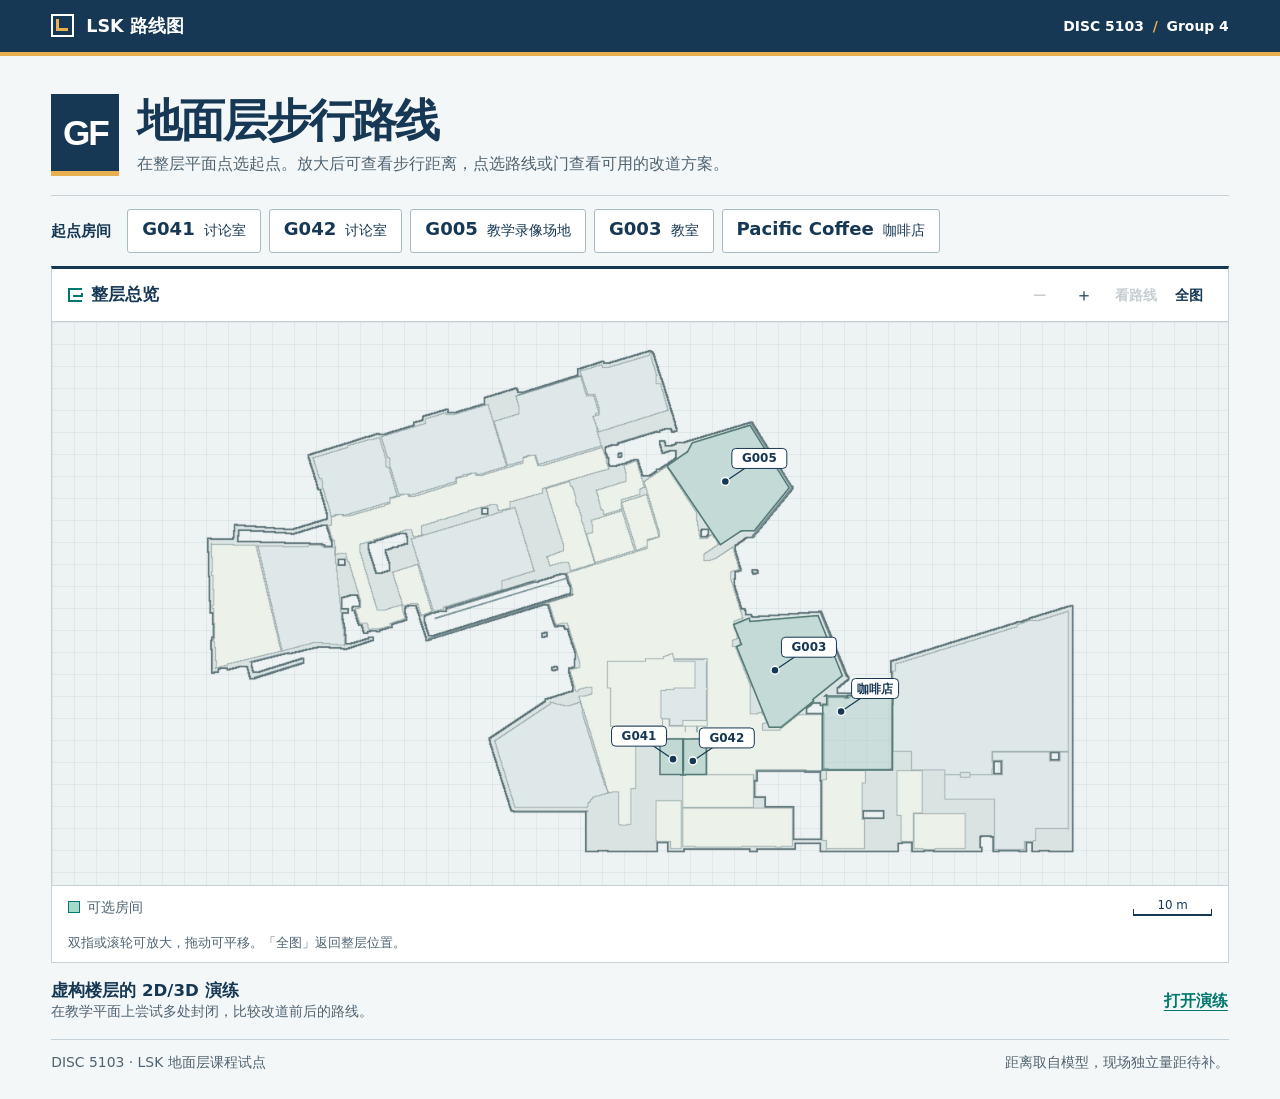
<file: index.html>
<!doctype html>
<html lang="zh-CN"><head><meta charset="utf-8"><meta name="viewport" content="width=device-width,initial-scale=1">
<meta name="theme-color" content="#163854"><meta name="referrer" content="no-referrer">
<meta http-equiv="Content-Security-Policy" content="default-src 'none'; img-src data:; style-src 'unsafe-inline'; script-src 'unsafe-inline'; connect-src 'none'; base-uri 'none'; form-action 'none'">
<title>LSK 地面层路线图 · DISC 5103</title><style>:root{color-scheme:light;--ink:#163854;--paper:#f4f7f8;--teal:#00786c;--amber:#e9b052;--stop:#a63c31;--muted:#4e6371;--rule:#c5d1d7;--sans:Barlow,"Segoe UI","Microsoft YaHei",system-ui,sans-serif;font-family:var(--sans);color:var(--ink);background:var(--paper)}
*{box-sizing:border-box}body{margin:0;font-size:16px;line-height:1.5}h1,h2,p{margin:0}button,input{font:inherit}button,a{-webkit-tap-highlight-color:transparent}button{color:inherit;cursor:pointer}.wrap{width:min(1190px,calc(100% - clamp(24px,8vw,112px)));margin-inline:auto}.site-head{background:var(--ink);color:#fff;border-bottom:4px solid var(--amber)}.mast{min-height:52px;display:flex;align-items:center;justify-content:space-between;gap:12px}.identity{display:flex;gap:12px;align-items:center;color:inherit;text-decoration:none;font-size:1.1rem;font-weight:700}.identity-mark{width:23px;height:23px;border:2px solid #fff;position:relative;display:block}.identity-mark:after{content:"";position:absolute;inset:3px 4px 4px 3px;border:solid var(--amber);border-width:0 0 3px 3px}.mast-credit{font-size:.87rem;font-weight:550}.mast-credit b{color:var(--amber);margin:0 4px}
.page-intro{display:flex;gap:18px;align-items:center;margin:clamp(19px,3vw,40px) 0 19px}.floor-sign{font-family:Barlow,"Arial Narrow",Arial,sans-serif;display:grid;place-items:center;align-self:stretch;min-width:68px;padding-inline:9px;background:var(--ink);color:#fff;border-bottom:5px solid var(--amber);font-weight:700;font-size:2.2rem;line-height:1;letter-spacing:-.065em}.page-intro h1{font-size:clamp(1.75rem,3.5vw,2.85rem);letter-spacing:-.045em;line-height:1.2}.page-intro p{color:var(--muted);margin-top:4px}.room-control{display:flex;align-items:center;gap:16px;border-top:1px solid var(--rule);padding:13px 0}.room-control>span{font-weight:650;white-space:nowrap;font-size:.95rem}.room-control [role=group]{display:flex;gap:8px;flex-wrap:wrap}.room-control button{display:flex;align-items:baseline;gap:9px;background:white;border:1px solid #a8bbc3;border-radius:3px;min-height:44px;padding:7px 14px}.room-control button strong{font:700 1.13rem/1.3 var(--sans);font-variant-numeric:tabular-nums}.room-control button small{font-size:.87rem}.room-control button[aria-pressed=true]{background:var(--teal);color:white;border-color:var(--teal)}.room-control button:hover:not([aria-pressed=true]){border-color:var(--teal);background:#e7f4ef}
.sheet{display:grid;grid-template-columns:minmax(0,1fr) minmax(255px,29%);align-items:start;border:1px solid var(--rule);border-top:3px solid var(--ink);background:#fff}.sheet[hidden],[hidden]{display:none!important}.drawing{min-width:0;border-right:1px solid var(--rule)}.drawing-head{min-height:53px;padding:4px 16px;display:flex;align-items:center;justify-content:space-between;gap:5px;border-bottom:1px solid var(--rule)}.drawing-head>div:first-child,.board-head{display:flex;align-items:center;gap:9px}.drawing-head h2,.board-head h2,.related strong{font-size:1.04rem;line-height:1.3}.small-symbol{width:14px;height:14px;border:2px solid var(--teal);border-right:0;position:relative}.small-symbol:after{content:"";position:absolute;inset:3px -1px 3px 3px;border:solid var(--teal);border-width:0 2px 2px 0}.map-tools{display:flex}.map-tools button{min-width:44px;min-height:44px;background:white;border:0;font-size:1.15rem}.map-tools button:last-child{font-size:.9rem;font-weight:650}.map-tools button:hover{background:#eaf2f4}.map-tools button:disabled{color:#83949e;cursor:default}.map-stage{position:relative;width:100%;height:clamp(350px,42vw,555px);background-color:#edf2f3;background-image:linear-gradient(#526e7414 1px,transparent 1px),linear-gradient(90deg,#526e7414 1px,transparent 1px);background-size:22px 22px}.map-stage svg{position:absolute;inset:0;width:100%;height:100%;display:block;touch-action:pan-y;user-select:none}.map-stage svg [role=button]{cursor:pointer}.floor-chip{font:700 13px var(--sans);fill:white;dominant-baseline:central;text-anchor:middle;pointer-events:none}
.map-key{display:flex;align-items:center;flex-wrap:wrap;gap:8px 18px;min-height:42px;padding:6px 16px;border-top:1px solid var(--rule);font-size:.86rem;color:var(--muted)}.map-key span{display:inline-flex;gap:7px;align-items:center}.map-key i{display:inline-block}.origin-swatch{width:12px;height:12px;border:1px solid var(--teal);background:#a4d9cc}.floor-key-line{height:4px;width:21px;background:var(--teal);border-radius:4px}.end-swatch{height:9px;width:9px;background:var(--ink)}.map-key .scale{margin-left:auto;position:relative;min-width:1px;display:inline-block;text-align:center;line-height:1.3;color:var(--ink);border-bottom:2px solid var(--ink);font-size:.74rem}.scale:before,.scale:after{content:"";position:absolute;bottom:0;height:5px;border-left:1px solid var(--ink)}.scale:before{left:0}.scale:after{right:0}
.board-head{background:var(--ink);color:white;min-height:53px;padding:10px 20px}.route-icon{width:15px;height:14px;display:inline-block;position:relative;border-left:2px solid #fff;border-bottom:2px solid #fff;margin:0 3px}.route-icon:before,.route-icon:after{content:"";position:absolute;width:5px;height:5px;background:var(--amber)}.route-icon:before{top:-2px;left:-3px}.route-icon:after{bottom:-3px;right:-2px}.board-body{padding:18px 20px 12px}.route-mode{color:var(--muted);font-weight:650;font-size:.9rem}.distance{display:flex;gap:8px;align-items:baseline;color:var(--teal);line-height:1;margin:6px 0 18px;font-variant-numeric:tabular-nums}.distance strong{font:650 clamp(2.9rem,5vw,4rem)/1 var(--sans);letter-spacing:-.055em}.distance span{font-size:1.25rem;font-weight:600}
.route-stops>div{display:flex;gap:12px;position:relative;padding-left:2px}.route-stops>div:first-child{padding-bottom:13px}.route-stops>div:first-child:after{content:"";position:absolute;left:6px;top:15px;bottom:-10px;width:2px;background:var(--teal)}.route-stops i{height:10px;width:10px;flex:none;border:2px solid var(--teal);background:#fff;border-radius:50%;margin-top:7px}.route-stops>div:last-child i{border-radius:0;background:var(--teal)}.route-stops small{display:block;font-size:.79rem;color:var(--muted)}.route-stops b{font-weight:650}.route-status,.board-help{font-size:.9rem;line-height:1.5;color:var(--muted)}.route-status{margin-top:15px}.board-tools{border-top:1px solid var(--rule);padding:12px 20px 17px}.board-tools p{margin-bottom:6px}.board-tools button{background:#f3f8f8;border:1px solid #91aab2;border-radius:3px;min-height:44px;padding:6px 14px;font-weight:600}.board-tools button[aria-pressed=true]{background:var(--teal);border-color:var(--teal);color:white}.board-tools [id$="-reset"]{border-color:var(--stop);color:var(--stop);margin-bottom:6px;background:#fff}.board-tools details{margin-top:4px}.board-tools summary{cursor:pointer;min-height:40px;align-content:center;color:var(--ink);font-size:.93rem;font-weight:650}.board-tools input[type=range]{display:block;width:100%;accent-color:var(--teal);min-height:40px}.board-tools label{font-size:.85rem;color:var(--muted)}.board-tools output{font-variant-numeric:tabular-nums}.option-list{display:flex;gap:6px;flex-wrap:wrap}
.related{display:flex;align-items:center;justify-content:space-between;gap:13px;padding:17px 0;border-bottom:1px solid var(--rule)}.related strong,.related span{display:block}.related span,footer{color:var(--muted);font-size:.87rem}.related a{font-weight:650;color:var(--teal);text-underline-offset:4px;padding:9px 1px;white-space:nowrap}footer{display:flex;justify-content:space-between;gap:8px;padding:12px 0 26px}.visually-hidden{position:absolute;width:1px;height:1px;overflow:hidden;clip-path:inset(50%);white-space:nowrap}button:focus-visible,a:focus-visible,summary:focus-visible,input:focus-visible,svg [role=button]:focus-visible{outline:3px solid #9d6211;outline-offset:2px}
@media(max-width:760px){.wrap{width:calc(100% - 24px)}.mast{min-height:44px}.page-intro{gap:12px;margin:17px 0 13px}.floor-sign{min-width:51px;font-size:1.7rem}.page-intro p{font-size:.89rem}.room-control{display:block;padding:8px 0 10px}.room-control>span{display:block;font-size:.84rem;margin-bottom:5px}.room-control [role=group]{gap:5px}.room-control button{gap:4px;padding:5px 8px}.room-control button strong{font-size:1rem}.room-control button small{font-size:.76rem}.sheet{grid-template-columns:minmax(0,1fr)}.drawing{border-right:0}.drawing-head{min-height:44px;padding:0 8px}.map-stage{height:clamp(245px,66vw,380px)}.map-key{gap:5px 11px;padding:5px 10px;min-height:32px;font-size:.79rem}.board-head{min-height:35px;padding:6px 12px}.board-head h2{font-size:.95rem}.board-body{padding:11px 12px;display:grid;grid-template-columns:1fr minmax(0,1.13fr);gap:0 12px;align-items:start}.route-mode{grid-column:1;font-size:.83rem}.distance{grid-column:1;margin:2px 0 5px}.distance strong{font-size:2.6rem}.route-stops{grid-column:2;grid-row:1 / span 2}.route-stops>div:first-child{padding-bottom:4px}.route-stops small,.route-stops b{display:inline}.route-stops small{margin-right:4px}.route-stops b{font-size:.88rem}.route-stops>div{gap:6px}.route-status{grid-column:1/-1;margin-top:5px}.board-tools{padding:8px 12px}.related{align-items:flex-start;padding:13px 0}.related span{font-size:.81rem}footer{display:block}footer span{display:block}.board-help{font-size:.85rem}}
@media(max-width:390px){.room-control button{display:grid;line-height:1.15;gap:1px}.mast-credit{font-size:.76rem}.distance strong{font-size:2.3rem}}
details{margin-top:8px;color:var(--muted);font-size:.87rem}summary{cursor:pointer;min-height:32px;display:list-item;padding-top:5px}details[open] summary{margin-bottom:5px}#floor-range-tools label{display:block;margin-bottom:5px}#floor-range-tools input{width:100%;accent-color:var(--teal);margin:5px 0 9px}.map-tools button:disabled,.board-tools button:disabled{cursor:default;opacity:.45}.option-list{margin-bottom:8px}.option-list button{font-size:.9rem;min-height:44px}
.map-tools #floor-focus,.map-tools #floor-fit{font-size:.85rem;font-weight:650;padding-inline:9px;white-space:nowrap}
.map-tools button,.room-control button,.board-tools button{touch-action:manipulation}
.sheet:not(.route-view){grid-template-columns:minmax(0,1fr)}.sheet:not(.route-view) .drawing{border-right:0}
@media(min-width:761px){
  .sheet:not(.route-view) .route-board{display:grid;grid-template-columns:1fr 1fr;border-top:1px solid var(--rule)}
  .sheet:not(.route-view) .board-head{grid-column:1/-1;min-height:40px}
  .sheet:not(.route-view) .board-tools{border-top:0;border-left:1px solid var(--rule)}
}
.sheet:not(.route-view) #floor-stage{height:clamp(345px,44vw,580px)}
.map-gesture{padding:6px 16px 9px;color:var(--muted);font-size:.8rem}
#floor-stage{height:clamp(455px,67vh,760px)}
#floor-svg{touch-action:none}
@media(max-width:760px){
  #floor-stage{height:clamp(355px,57svh,565px)}
  .sheet:not(.route-view) #floor-stage{height:clamp(230px,77vw,410px)}
  .map-gesture{padding:4px 10px 7px;font-size:.75rem}
  .drawing-head h2{white-space:nowrap}
}
@media(max-width:380px){
  .drawing-head .small-symbol{display:none}
  .drawing-head h2{font-size:.9rem}
  .map-tools #floor-focus,.map-tools #floor-fit{padding-inline:4px}
}
</style></head><body>
<header class="site-head"><div class="wrap mast"><a class="identity" href="#map-title"><span class="identity-mark" aria-hidden="true"></span>LSK 路线图</a>
<span class="mast-credit">DISC 5103 <b>/</b> Group 4</span></div></header>
<main class="wrap"><div class="page-intro">
<div class="floor-sign" aria-label="Ground floor">GF</div>
<div><h1 id="map-title">地面层步行路线</h1><p>在整层平面点选起点。放大后可查看步行距离，点选路线或门查看可用的改道方案。</p></div>
</div>
<div class="room-control"><span id="choose-room-label">起点房间</span><div id="case-rooms" role="group" aria-labelledby="choose-room-label"></div></div>
<section id="floor" class="sheet" aria-label="平面图和路线信息">
  <div class="drawing">
    <div class="drawing-head"><div><span class="small-symbol" aria-hidden="true"></span><h2 id="map-state">整层总览</h2></div>
      <div class="map-tools" role="group" aria-label="地图缩放"><button id="floor-minus" aria-label="缩小地图">−</button><button id="floor-plus" aria-label="放大地图">＋</button><button id="floor-focus" disabled>看路线</button><button id="floor-fit">全图</button></div></div>
    <div id="floor-stage" class="map-stage"><svg id="floor-svg" role="group" aria-label="LSK 地面层步行地图，点房号选择起点"></svg></div>
    <div class="map-key"><span><i class="origin-swatch"></i>可选房间</span><span id="route-legend" hidden><i class="floor-key-line"></i>当前路线</span><span id="end-legend" hidden><i class="end-swatch"></i>终点</span><span id="floor-scale" class="scale" aria-hidden="true" hidden>5 m</span></div>
    <p class="map-gesture">双指或滚轮可放大，拖动可平移。「全图」返回整层位置。</p>
  </div>
  <div id="floor-board" class="route-board" hidden>
    <div class="board-head"><span class="route-icon" aria-hidden="true"></span><h2>路线信息</h2></div>
    <div id="floor-readings" class="board-body" aria-live="polite">
      <p class="route-mode" id="floor-mode"></p><div class="distance"><strong id="floor-distance">—</strong><span>m</span></div>
      <div class="route-stops"><div><i></i><div><small>起点</small><b id="floor-start">—</b></div></div><div><i></i><div><small>终点</small><b id="floor-end">—</b></div></div></div>
      <p id="floor-title" class="visually-hidden"></p><p id="floor-status" class="route-status"></p>
    </div>
    <div id="discussion-actions" class="board-tools"><p class="board-help" id="floor-hint">点选彩色路线或出口可标记不通。</p>
<button id="floor-exit">模拟当前出口暂时不通</button><button id="variant-toggle-door" hidden>模拟当前房门暂时不通</button><button id="floor-reset" hidden>解除标记</button>
<details id="floor-access"><summary>按路线位置标记</summary><div id="floor-rooms" hidden></div><div id="floor-range-tools">
<label for="floor-range">沿路线的位置 <output id="floor-station" for="floor-range"></output></label>
<input type="range" id="floor-range" value="50" min="0" max="100" step="1"><button id="floor-mark">将此处标为不通</button>
</div></details></div>
  </div>
</section>

<nav class="related"><div><strong>虚构楼层的 2D/3D 演练</strong><span>在教学平面上尝试多处封闭，比较改道前后的路线。</span></div><a href="./personal/index.html">打开演练</a></nav>
<footer>DISC 5103 · LSK 地面层课程试点<span>距离取自模型，现场独立量距待补。</span></footer>
<noscript>请启用浏览器的 JavaScript 以显示地图和路线。</noscript></main>
<script id="embedded" type="application/json">{"pilot_map":{"source":"doorway_checked_plan_v1","bounds_m":[-17.293763,-3.669121,13.390499,22.457112],"rooms":[{"room_label":"G041","origin_m":[0.0,0.0],"polygon_m":[[-1.6641,-1.9438],[0.9859,-1.9438],[0.9859,-2.0117],[1.2359,-2.0117],[1.2859,-2.0117],[1.2859,-1.3938],[1.2359,-1.3938],[1.2359,2.5561],[-1.6641,2.5561]]},{"room_label":"G042","origin_m":[2.52442505,-0.22868345],"polygon_m":[[1.3359,2.5561],[1.3359,-1.3938],[1.2859,-1.3938],[1.2859,-2.0117],[1.5859,-2.0117],[1.5859,-1.9438],[4.2359,-1.9438],[4.2359,-1.874],[4.2359,-1.4438],[4.2359,2.5561]]}],"room_walks":{"G041":{"door":[-1.1141404772577177,2.606092744333321],"points":{"A":[-0.047172,0.11034],"B":[-0.630631,1.475112],"p":[0.2511,0.544686],"q":[-0.11055,1.390623],"r":[-0.993267,1.013249],"s":[-0.631617,0.167312]},"links":[["A","B"],["A","p"],["A","q"],["A","r"],["A","s"],["B","p"],["B","q"],["B","r"],["B","s"],["p","q"],["p","r"],["p","s"],["q","r"],["q","s"],["r","s"]]},"G042":{"door":[1.8858595227425707,2.6060927443333126],"points":{"A":[2.498054,-0.111617],"B":[2.156158,1.40616],"p":[2.862316,0.296307],"q":[2.660141,1.193818],"r":[1.723608,0.982853],"s":[1.925783,0.085342]},"links":[["A","B"],["A","p"],["A","q"],["A","r"],["A","s"],["B","p"],["B","q"],["B","r"],["B","s"],["p","q"],["p","r"],["p","s"],["q","r"],["q","s"],["r","s"]]}},"image":"[data-uri]","routes":[{"id":"G041-966576","endpoint_id":"CAMPUS-MAIN","endpoint_label":"主校区侧门","distance_m":27.094386,"xy_m":[[0,0],[-0.897936,2.10037],[-1.11414,2.606093],[-1.11414,3.880219],[-5.5,3.42],[-7.9,3.49],[-9.43,4.6],[-9.9,6.5],[-9.85,7.52],[-9.55,8.75],[-9.65,9.35],[-10.27,10.58],[-11.53,12.55],[-11.479382,13.887893],[-12.066921,13.689908],[-12.332261,13.600495],[-15.627423,12.490112]],"room_label":"G041","room_door_index":2},{"id":"G041-973814","endpoint_id":"CAMPUS-MAIN","endpoint_label":"主校区侧门","distance_m":29.653305,"xy_m":[[0,0],[-0.897936,2.10037],[-1.11414,2.606093],[-1.11414,3.880219],[-5.5,3.42],[-7.9,3.49],[-9.43,4.6],[-9.9,6.5],[-9.85,7.52],[-9.55,8.75],[-9.65,9.35],[-10.27,10.58],[-12.235907,16.454529],[-13.098623,16.107225],[-16.334944,14.804375]],"room_label":"G041","room_door_index":2},{"id":"G041-1037352","endpoint_id":"VESTIBULE-B","endpoint_label":"另一侧门厅","distance_m":31.358505,"xy_m":[[0.0,0.0],[-0.897936,2.10037],[-1.11414,2.606093],[-1.11414,3.880219],[-0.61414,3.880219],[-0.36414,3.431071],[1.88586,3.431071],[3.74,3.43],[5.15,4.04],[6.0,6.1],[5.5,15.85],[6.45,18.48],[7.56,19.3],[8.416568,19.644076],[11.723097,20.806527]],"room_label":"G041","room_door_index":2},{"id":"G041-1038439","endpoint_id":"VESTIBULE-B","endpoint_label":"另一侧门厅","distance_m":33.296138,"xy_m":[[0.0,0.0],[-0.897936,2.10037],[-1.11414,2.606093],[-1.11414,3.880219],[-0.61414,3.880219],[-0.36414,3.431071],[1.88586,3.431071],[3.74,3.43],[5.15,4.04],[6.0,6.1],[5.5,15.85],[5.45,19.7],[6.921261,21.375123],[7.773616,21.747135],[11.010888,23.160048]],"room_label":"G041","room_door_index":2},{"id":"G041-422497","endpoint_id":"DOOR-04","endpoint_label":"4 号门","distance_m":34.624478,"xy_m":[[0.0,0.0],[-0.897936,2.10037],[-1.11414,2.606093],[-1.11414,3.880219],[-0.61414,3.880219],[-0.36414,3.431071],[1.88586,3.431071],[3.74,3.43],[4.4,3.38],[6.4,3.28],[8.65,3.15],[12.12,2.7],[17.1,0.85],[18,-0.34],[18.22,-0.96],[18.2,-1.495431],[18.14,-1.97],[17.93,-6.1],[17.88586,-9.62],[17.88586,-10.468542]],"room_label":"G041","room_door_index":2},{"id":"G042-1037352","endpoint_id":"VESTIBULE-B","endpoint_label":"另一侧门厅","distance_m":27.716868,"xy_m":[[2.524425,-0.228683],[2.006725,2.069538],[1.88586,2.606093],[1.88586,3.431071],[3.74,3.43],[5.15,4.04],[6.0,6.1],[5.5,15.85],[6.45,18.48],[7.56,19.3],[8.416568,19.644076],[11.723097,20.806527]],"room_label":"G042","room_door_index":2},{"id":"G042-1038439","endpoint_id":"VESTIBULE-B","endpoint_label":"另一侧门厅","distance_m":29.654502,"xy_m":[[2.524425,-0.228683],[2.006725,2.069538],[1.88586,2.606093],[1.88586,3.431071],[3.74,3.43],[5.15,4.04],[6.0,6.1],[5.5,15.85],[5.45,19.7],[6.921261,21.375123],[7.773616,21.747135],[11.010888,23.160048]],"room_label":"G042","room_door_index":2},{"id":"G042-966576","endpoint_id":"CAMPUS-MAIN","endpoint_label":"主校区侧门","distance_m":29.980823,"xy_m":[[2.524425,-0.228683],[2.006725,2.069538],[1.88586,2.606093],[1.88586,3.431071],[-0.36414,3.431071],[-0.61414,3.880219],[-1.11414,3.880219],[-5.5,3.42],[-7.9,3.49],[-9.43,4.6],[-9.9,6.5],[-9.85,7.52],[-9.55,8.75],[-9.65,9.35],[-10.27,10.58],[-11.53,12.55],[-11.479382,13.887893],[-12.066921,13.689908],[-12.332261,13.600495],[-15.627423,12.490112]],"room_label":"G042","room_door_index":2},{"id":"G042-422497","endpoint_id":"DOOR-04","endpoint_label":"4 号门","distance_m":30.982841,"xy_m":[[2.524425,-0.228683],[2.006725,2.069538],[1.88586,2.606093],[1.88586,3.431071],[3.74,3.43],[4.4,3.38],[6.4,3.28],[8.65,3.15],[12.12,2.7],[17.1,0.85],[18,-0.34],[18.22,-0.96],[18.2,-1.495431],[18.14,-1.97],[17.93,-6.1],[17.88586,-9.62],[17.88586,-10.468542]],"room_label":"G042","room_door_index":2},{"id":"G042-973814","endpoint_id":"CAMPUS-MAIN","endpoint_label":"主校区侧门","distance_m":32.539742,"xy_m":[[2.524425,-0.228683],[2.006725,2.069538],[1.88586,2.606093],[1.88586,3.431071],[-0.36414,3.431071],[-0.61414,3.880219],[-1.11414,3.880219],[-5.5,3.42],[-7.9,3.49],[-9.43,4.6],[-9.9,6.5],[-9.85,7.52],[-9.55,8.75],[-9.65,9.35],[-10.27,10.58],[-12.235907,16.454529],[-13.098623,16.107225],[-16.334944,14.804375]],"room_label":"G042","room_door_index":2}]},"whole_floor":{"bounds_m":[-60.04535781,-13.11542592,51.57139286,52.77880038],"image":"[data-uri]"},"rooms":[{"room_label":"G041","endpoint_id":"CAMPUS-MAIN","endpoint_label":"主校区侧门","distance_m":27.094386,"alternate":{"endpoint_id":"VESTIBULE-B","endpoint_label":"另一侧门厅","distance_m":31.358505}},{"room_label":"G042","endpoint_id":"VESTIBULE-B","endpoint_label":"另一侧门厅","distance_m":27.716868,"alternate":{"endpoint_id":"CAMPUS-MAIN","endpoint_label":"主校区侧门","distance_m":29.980823}}],"additional_case":{"room_label":"G005","room_name":"教学录像场地","origin_m":[6.66914651,35.40574872],"polygon_m":[[-0.093252,36.425651],[3.159913,31.602769],[3.354504,31.314285],[3.765748,30.704608],[4.043148,30.293356],[5.017325,28.849119],[5.372075,28.323195],[6.037899,27.331986],[8.554929,29.02275],[8.629364,29.07275],[8.787093,29.07275],[8.787093,29.118467],[9.830847,29.118467],[10.207357,29.118467],[10.379546,29.118467],[14.807597,34.586655],[9.812075,42.581162],[2.438518,40.326777],[1.869997,39.257574],[1.779781,39.191726],[1.80966,39.156568],[1.559773,38.988021],[1.536151,39.013902],[0.781478,38.463069],[-0.763757,37.399554],[-0.377268,36.838182]],"bounds_m":[-3.4839056061460063,17.97666648401922,16.455045915186343,44.219274857912865],"field_check_pending":true,"image":"[data-uri]","routes":[{"id":"G005-A","endpoint_id":"VESTIBULE-B","endpoint_label":"另一侧门厅","distance_m":23.028469,"xy_m":[[6.669147,35.405749],[6.162727,28.222184],[5.62331,27.859514],[5.083893,27.496844],[3.43,26.78],[3.19,25.8],[3.38,24.98],[4.62,23.46],[6.35,21.36],[7.66,20.3],[8.416568,19.644076],[11.723097,20.806527]],"variant_label":"房门 A","room_door_xy_m":[5.62331,27.859514]},{"id":"G005-A-north","endpoint_id":"VESTIBULE-B","endpoint_label":"另一侧门厅","distance_m":21.682248,"xy_m":[[6.669147,35.405749],[6.162727,28.222184],[5.62331,27.859514],[5.083893,27.496844],[3.43,26.78],[3.19,25.8],[3.38,24.98],[4.6,23.65],[5.74,22.35],[6.921261,21.375123],[7.773616,21.747135],[11.010888,23.160048]],"variant_label":"房门 A","room_door_xy_m":[5.62331,27.859514]},{"id":"G005-A-main","endpoint_id":"CAMPUS-MAIN","endpoint_label":"主校区侧门","distance_m":34.823925,"xy_m":[[6.669147,35.405749],[6.162727,28.222184],[5.62331,27.859514],[5.083893,27.496844],[2.86,26.4],[-0.8,24.75],[-2.75,22.45],[-4.92,21.55],[-11.479382,13.887893],[-12.066921,13.689908],[-12.332261,13.600495],[-15.627423,12.490112]],"variant_label":"房门 A","room_door_xy_m":[5.62331,27.859514]},{"id":"G005-A-main-north","endpoint_id":"CAMPUS-MAIN","endpoint_label":"主校区侧门","distance_m":33.694644,"xy_m":[[6.669147,35.405749],[6.162727,28.222184],[5.62331,27.859514],[5.083893,27.496844],[2.86,26.4],[-0.8,24.75],[-2.75,22.45],[-4.92,21.55],[-12.235907,16.454529],[-13.098623,16.107225],[-16.334944,14.804375]],"variant_label":"房门 A","room_door_xy_m":[5.62331,27.859514]},{"id":"G005-B","endpoint_id":"VESTIBULE-B","endpoint_label":"另一侧门厅","distance_m":32.142734,"xy_m":[[6.669147,35.405749],[0.076097,37.237738],[-0.459287,36.869141],[-0.994671,36.500544],[-1.83,35.18],[-0.1,31.54],[1.4,28.85],[2.1,26.43],[3.38,24.98],[4.62,23.46],[6.35,21.36],[7.66,20.3],[8.416568,19.644076],[11.723097,20.806527]],"variant_label":"房门 B","room_door_xy_m":[-0.459287,36.869141]},{"id":"G005-B-north","endpoint_id":"VESTIBULE-B","endpoint_label":"另一侧门厅","distance_m":30.796513,"xy_m":[[6.669147,35.405749],[0.076097,37.237738],[-0.459287,36.869141],[-0.994671,36.500544],[-1.83,35.18],[-0.1,31.54],[1.4,28.85],[2.1,26.43],[3.38,24.98],[4.6,23.65],[5.74,22.35],[6.921261,21.375123],[7.773616,21.747135],[11.010888,23.160048]],"variant_label":"房门 B","room_door_xy_m":[-0.459287,36.869141]},{"id":"G005-B-main","endpoint_id":"CAMPUS-MAIN","endpoint_label":"主校区侧门","distance_m":40.044573,"xy_m":[[6.669147,35.405749],[0.076097,37.237738],[-0.459287,36.869141],[-0.994671,36.500544],[-1.83,35.18],[-0.48,30.12],[-0.52,27.35],[-1.4,24.0],[-2.75,22.45],[-4.92,21.55],[-11.479382,13.887893],[-12.066921,13.689908],[-12.332261,13.600495],[-15.627423,12.490112]],"variant_label":"房门 B","room_door_xy_m":[-0.459287,36.869141]},{"id":"G005-B-main-north","endpoint_id":"CAMPUS-MAIN","endpoint_label":"主校区侧门","distance_m":38.915291,"xy_m":[[6.669147,35.405749],[0.076097,37.237738],[-0.459287,36.869141],[-0.994671,36.500544],[-1.83,35.18],[-0.48,30.12],[-0.52,27.35],[-1.4,24.0],[-2.75,22.45],[-4.92,21.55],[-12.235907,16.454529],[-13.098623,16.107225],[-16.334944,14.804375]],"variant_label":"房门 B","room_door_xy_m":[-0.459287,36.869141]}]},"daily_cases":[{"room_label":"G003","room_name":"教室","origin_m":[12.99696,11.339471],"polygon_m":[[12.262985,4.060344],[13.78689,4.060344],[13.831086,4.096133],[15.991506,5.845561],[16.050103,5.89301],[17.940603,7.423867],[17.811884,7.582826],[21.587998,10.640615],[18.485062,18.320822],[9.788464,17.560037],[9.752551,17.970561],[9.693959,17.970561],[9.693361,17.97204],[9.029418,17.703796],[7.719148,17.174428],[7.765956,17.058536],[8.187405,16.015487],[8.430899,15.412835],[8.521299,15.189092],[8.526269,15.176792],[8.531586,15.178417],[8.67751,14.701108],[8.712717,14.715333],[8.750177,14.622614],[8.715099,14.608442],[8.101446,14.360517],[10.124907,9.352135],[10.135285,9.326449],[10.564728,8.263511],[10.723682,7.870075],[11.39697,6.203582],[11.593103,5.718358],[11.967992,4.790475],[11.986441,4.744815],[12.119277,4.416033]],"transition":"ordinary_interior_door","routes":[{"id":"daily-G003","endpoint_id":"VESTIBULE-B","endpoint_label":"另一侧门厅","distance_m":18.435869,"xy_m":[[12.99696,11.339471],[8.499322,16.711555],[7.944351,16.483504],[7.38938,16.255453],[5.72,16.02],[5.68,17.54],[6.45,18.48],[7.56,19.3],[8.416568,19.644076],[11.723097,20.806527]]},{"id":"daily-G003-main","endpoint_id":"CAMPUS-MAIN","endpoint_label":"主校区侧门","distance_m":31.601154,"xy_m":[[12.99696,11.339471],[8.499322,16.711555],[7.944351,16.483504],[7.38938,16.255453],[5.75,16.1],[-6.1,14.55],[-11.479382,13.887893],[-12.066921,13.689908],[-12.332261,13.600495],[-15.627423,12.490112]]},{"id":"daily-G003-04","endpoint_id":"DOOR-04","endpoint_label":"4 号门","distance_m":28.50038,"xy_m":[[12.99696,11.339471],[12.299592,5.437945],[11.743413,5.212856],[11.187234,4.987767],[10.13,4.68],[10.22,3.45],[12.12,2.7],[17.1,0.85],[18,-0.34],[18.22,-0.96],[18.2,-1.495431],[18.14,-1.97],[17.93,-6.1],[17.88586,-9.62],[17.88586,-10.468542]]}]},{"room_label":"Pacific Coffee","room_name":"咖啡店","origin_m":[21.428238,6.071405],"polygon_m":[[22.085817,8.055737],[19.635035,8.055737],[19.362524,8.055737],[19.542979,8.206723],[19.583125,8.206723],[19.583125,7.006723],[19.08586,7.006723],[19.08586,5.756005],[19.02586,5.756005],[19.02586,-1.359774],[19.02586,-1.393795],[19.583125,-1.393795],[19.585859,-1.393797],[24.58586,-1.393795],[25.53586,-1.39379],[26.53586,-1.393795],[27.53586,-1.393797],[27.983125,-1.393797],[27.98586,-1.393797],[27.98586,0.956139],[27.98586,7.005989],[28.03586,7.005989],[28.03586,8.155722],[22.235817,8.155722],[22.235817,8.130737],[22.235817,7.905729],[22.085817,7.905729]],"transition":"open_room_separation","routes":[{"id":"daily-coffee","endpoint_id":"VESTIBULE-B","endpoint_label":"另一侧门厅","distance_m":36.761722,"xy_m":[[21.428238,6.071405],[19.70586,3.2],[19.02586,3.2],[18.34586,3.2],[11.95,2.95],[8.65,3.15],[7.35,4.35],[6.0,6.1],[5.5,15.85],[6.45,18.48],[7.56,19.3],[8.416568,19.644076],[11.723097,20.806527]]},{"id":"daily-coffee-main","endpoint_id":"CAMPUS-MAIN","endpoint_label":"主校区侧门","distance_m":47.437485,"xy_m":[[21.428238,6.071405],[19.70586,3.2],[19.02586,3.2],[18.34586,3.2],[11.95,2.95],[8.65,3.15],[6.4,3.28],[4.4,3.38],[3.74,3.43],[1.88586,3.431071],[-0.36414,3.431071],[-0.61414,3.880219],[-1.11414,3.880219],[-5.5,3.42],[-7.9,3.49],[-9.43,4.6],[-9.9,6.5],[-9.85,7.52],[-9.55,8.75],[-9.65,9.35],[-10.27,10.58],[-11.53,12.55],[-11.479382,13.887893],[-12.066921,13.689908],[-12.332261,13.600495],[-15.627423,12.490112]]},{"id":"daily-coffee-04","endpoint_id":"DOOR-04","endpoint_label":"4 号门","distance_m":17.278409,"xy_m":[[21.428238,6.071405],[19.38,1.04],[19.02586,0.28],[18.79,-0.24],[18.22,-0.96],[18.2,-1.495431],[18.14,-1.97],[17.93,-6.1],[17.88586,-9.62],[17.88586,-10.468542]]}]}]}</script><script>(() => {
  "use strict";
  const $ = id => document.getElementById(id);
  const ns = "http://www.w3.org/2000/svg";
  const radius = 0.35;  // One simulated non-traversable patch, in model metres.
  const palette = {route:"#00786c", alternate:"#2459a4", room:"#196c64", block:"#a63c31", ink:"#163854"};
  const metres = v => v.toFixed(2) + " m";
  const gap = (p,q) => Math.hypot(p[0]-q[0],p[1]-q[1]);
  const finitePoint = p => Array.isArray(p) && p.length===2 && p.every(Number.isFinite);
  function project(p,a,b) {
    const dx=b[0]-a[0],dy=b[1]-a[1],square=dx*dx+dy*dy;
    const t=square ? Math.max(0,Math.min(1,((p[0]-a[0])*dx+(p[1]-a[1])*dy)/square)) : 0;
    return [a[0]+t*dx,a[1]+t*dy];
  }
  function closest(p,line) {
    let q=line[0], distance=Infinity;
    for (let i=1;i<line.length;i++) {
      const pick=project(p,line[i-1],line[i]),d=gap(p,pick);
      if(d<distance){q=pick;distance=d;}
    }
    return {xy:q,distance};
  }
  function along(line,fraction) {
    const lengths=line.slice(1).map((p,i)=>gap(p,line[i]));
    let remaining=lengths.reduce((a,b)=>a+b,0)*fraction;
    for(let i=0;i<lengths.length;i++) {
      if(remaining<=lengths[i] && lengths[i]>0) {
        const t=remaining/lengths[i];
        return line[i].map((v,j)=>v+(line[i+1][j]-v)*t);
      }
      remaining-=lengths[i];
    }
    return line[line.length-1];
  }
  function allowed(route,block) {
    if (!block) return true;
    if (block.kind==="door") return route.endpoint_id!==block.endpoint_id;
    if (block.kind==="roomDoor") return route.variant_label !== block.roomDoor;
    return closest(block.xy,route.xy_m).distance > radius + .001;
  }
  function nearestReviewed(routes, block = null, indoor, polygon) {
    const options = routes.map(route => allowed(route, block) ? route : roomDetour(route,block,indoor,polygon));
    return options.filter(Boolean).sort((a,b) => a.distance_m - b.distance_m)[0] || null;
  }
  function inside(p,polygon) {
    let contained=false;
    for(let i=0,j=polygon.length-1;i<polygon.length;j=i++){
      const a=polygon[i],b=polygon[j];
      if((a[1]>p[1])!==(b[1]>p[1]) && p[0]<(b[0]-a[0])*(p[1]-a[1])/(b[1]-a[1])+a[0])contained=!contained;
    }
    return contained;
  }
  function roomDetour(route,block,walk,polygon) {
    const doorIndex = route.room_door_index ?? 1;
    if(!walk||block?.kind!=="point"||!inside(block.xy,polygon) || gap(route.xy_m[doorIndex],walk.door)>.04)return null;
    const points=walk.points,waiting=new Set(Object.keys(points)),dist={A:0},parent={};
    while(waiting.size){
      let u=null;
      for(const v of waiting)if(v in dist&&(u===null||dist[v]<dist[u]))u=v;
      if(u===null||u==="B")break;
      waiting.delete(u);
      for(const [i,j] of walk.links){
        const v=i===u?j:j===u?i:null;
        if(!waiting.has(v)||closest(block.xy,[points[u],points[v]]).distance<=radius+.001)continue;
        const candidate=dist[u]+gap(points[u],points[v]);
        if(!(v in dist)||candidate<dist[v]){dist[v]=candidate;parent[v]=u;}
      }
    }
    if(!("B" in dist))return null;
    const interior=[];
    for(let v="B";v;v=parent[v])interior.unshift(points[v]);
    const line=[route.xy_m[0],...interior,...route.xy_m.slice(doorIndex)];
    if(closest(block.xy,line).distance<=radius+.001)return null;
    const length=line.slice(1).reduce((d,p,i)=>d+gap(line[i],p),0);
    return {...route,xy_m:line,distance_m:length,local_detour:true};
  }
  function choose(map, room, block = null) {
    const label = typeof room === "string" ? room : room?.room_label;
    const area = map?.rooms.find(candidate => candidate.room_label === label);
    if (!area) return null;
    return nearestReviewed(map.routes.filter(route => route.room_label === label), block, map.room_walks?.[label], area.polygon_m);
  }
  window.pilotWalk = {choose, nearestReviewed, closest, along, radius};
  function svgNode(tag,attrs={},text) {
    const n=document.createElementNS(ns,tag);
    Object.entries(attrs).forEach(([k,v])=>n.setAttribute(k,String(v)));
    if(text!==undefined) n.textContent=text;
    return n;
  }
  function button(node,name,onClick) {
    node.setAttribute("role","button");node.setAttribute("tabindex","0");node.setAttribute("aria-label",name);
    node.addEventListener("click",onClick);
    node.addEventListener("keydown",e=>{if(e.key==="Enter"||e.key===" "){e.preventDefault();onClick(e);}});
    return node;
  }
  function usable(map,rooms) {
    if (!map || map.source!=="doorway_checked_plan_v1" || !Array.isArray(map.bounds_m) || map.bounds_m.length!==4 || !map.bounds_m.every(Number.isFinite) ||
        map.bounds_m[2]<=map.bounds_m[0] || map.bounds_m[3]<=map.bounds_m[1] || typeof map.image!=="string" ||
        !/^data:image\/png;base64,[A-Za-z0-9+/=]+$/.test(map.image) || !Array.isArray(map.rooms) || map.rooms.length!==2 ||
        !Array.isArray(map.routes) || map.routes.length!==4) return false;
    return map.rooms.every(r=>{
      if(!r||typeof r.room_label!=="string")return false;
      const ref=rooms.find(other=>other.room_label===r.room_label);
      const routes=map.routes.filter(v=>v?.room_label===r.room_label);
      const walk=map.room_walks?.[r.room_label];
      if(walk && (!finitePoint(walk.door)||!walk.points||!finitePoint(walk.points.A)||!finitePoint(walk.points.B)||
        Object.keys(walk.points).length>20||!Array.isArray(walk.links)||walk.links.length>100||
        !walk.links.every(pair=>Array.isArray(pair)&&pair.length===2&&pair.every(k=>Object.hasOwn(walk.points,k)&&finitePoint(walk.points[k])))))return false;
      return ref?.alternate && finitePoint(r.origin_m) && Array.isArray(r.polygon_m) && r.polygon_m.length>=3 && r.polygon_m.length<=2000 &&
        r.polygon_m.every(finitePoint) && [ref,ref.alternate].every(target=>routes.some(path=>
          path.endpoint_id===target.endpoint_id && Math.abs(path.distance_m-target.distance_m)<.011 &&
          Array.isArray(path.xy_m) && path.xy_m.length>=2 && path.xy_m.length<=2000 && path.xy_m.every(finitePoint) &&
          gap(path.xy_m[0],r.origin_m)<.06));
    });
  }
  window.createPilotPlan = function(onSelect,onChange) {
    const panel=$("floor"),svg=$("floor-svg");
    let map=null,rooms=[],room=null,outside=null,active=null,block=null,zoom=1,pan=[0,0],drag=null,ignoreClick=false;
    let transform=null;
    function label(route) {
      const item=room.endpoint_id===route.endpoint_id?room:room.alternate;
      return item.endpoint_label || item.endpoint_id;
    }
    function sync(next) {
      block=next;
      active=choose(map,room,block);
      onChange({blocked:Boolean(block),route:active,unknown:!!room&&!active,alternate:!!active&&active.endpoint_id!==room.endpoint_id});
      draw();
    }
    function setRoom(ref) {
      if(room?.room_label!==ref?.room_label){zoom=1;pan=[0,0];}
      room=map && ref && map.rooms.some(r=>r.room_label===ref.room_label) ? ref : null;
      outside=ref&&!room?ref:null;
      block=null;active=choose(map,room);
      $("floor-range").value=50;
      draw();
    }
    function load(d) {
      rooms=d.rooms;
      map=usable(d.pilot_map,rooms)?d.pilot_map:null;
      zoom=1;pan=[0,0];room=null;outside=null;block=null;active=null;
      panel.hidden=!map;
      $("floor-rooms").replaceChildren();
      if(!map)return;
      const [x0,y0,x1,y1]=map.bounds_m;
      $("floor-stage").style.setProperty("--plan-aspect",String((x1-x0)/(y1-y0)));
      for(const r of map.rooms) {
        const b=document.createElement("button");b.type="button";b.textContent=r.room_label;
        b.onclick=()=>onSelect(r.room_label);$("floor-rooms").append(b);
      }
      draw();
    }
    function addPath(fragment,route,color,ghost=false) {
      const pts=route.xy_m.map(transform.screen).map(p=>p.join(",")).join(" ");
      const attrs={points:pts,fill:"none","stroke-linecap":"round","stroke-linejoin":"round","pointer-events":"none"};
      if(ghost) {
        fragment.append(svgNode("polyline",{...attrs,stroke:"#6b7881","stroke-width":2.5,"stroke-dasharray":"5 6",opacity:.78}));
        return;
      }
      fragment.append(svgNode("polyline",{...attrs,stroke:"white","stroke-width":8}),
        svgNode("polyline",{...attrs,stroke:color,"stroke-width":4.5,"data-active-path":route.endpoint_id}));
      const hit=svgNode("polyline",{points:pts,fill:"none",stroke:"transparent","stroke-width":19,"pointer-events":"stroke",
        "aria-label":"在当前路线上点选不通位置",style:"cursor:crosshair","data-route-hit":"true"});
      hit.addEventListener("click",e=>{
        if(ignoreClick)return;
        const rect=svg.getBoundingClientRect(),p=transform.world([e.clientX-rect.left,e.clientY-rect.top]);
        sync({kind:"point",xy:closest(p,route.xy_m).xy});
      });
      fragment.append(hit);
      const start=transform.screen(route.xy_m[0]),end=transform.screen(route.xy_m.at(-1));
      fragment.append(svgNode("circle",{cx:start[0],cy:start[1],r:5.5,fill:color,stroke:"white","stroke-width":2,"pointer-events":"none"}));
      const marker=svgNode("g",{"data-map-exit":route.endpoint_id});
      const endpointName=label(route),labelWidth=Math.max(46,endpointName.length*13+12);
      const labelX=Math.max(3,Math.min(svg.clientWidth-labelWidth-3,end[0]-labelWidth/2));
      const labelY=end[1]>28?end[1]-26:end[1]+10;
      marker.append(svgNode("rect",{x:end[0]-14,y:end[1]-14,width:28,height:28,fill:"transparent"}),
        svgNode("rect",{x:labelX,y:labelY,width:labelWidth,height:17,rx:4,fill:"white","fill-opacity":.95,stroke:color,"stroke-width":1}),
        svgNode("text",{x:labelX+labelWidth/2,y:labelY+9,"dominant-baseline":"central","text-anchor":"middle","font-size":12,fill:color,"font-weight":700},endpointName),
        svgNode("rect",{x:end[0]-6.5,y:end[1]-6.5,width:13,height:13,rx:2,fill:color,stroke:"white","stroke-width":2}));
      fragment.append(button(marker,"标记出口暂时不通："+label(route),()=>{if(!ignoreClick)sync({kind:"door",endpoint_id:route.endpoint_id,xy:route.xy_m.at(-1)});}));
    }
    function draw() {
      if (!map || panel.hidden) return;
      const rect=svg.getBoundingClientRect(),w=rect.width,h=rect.height;
      if(!w||!h)return;
      const [xmin,ymin,xmax,ymax]=map.bounds_m, dx=xmax-xmin,dy=ymax-ymin;
      const s=Math.min((w-22)/dx,(h-22)/dy)*zoom;
      const scaleBar=$("floor-scale");
      if(scaleBar){const metres=5*s>w*.25?2:5;scaleBar.style.width=(metres*s)+"px";scaleBar.textContent=metres+" m";scaleBar.hidden=false;}
      const cx=(xmin+xmax)/2,cy=(ymin+ymax)/2;
      const screen=([x,y])=>[w/2+pan[0]+(x-cx)*s,h/2+pan[1]-(y-cy)*s];
      const world=([x,y])=>[cx+(x-w/2-pan[0])/s,cy-(y-h/2-pan[1])/s];
      transform={screen,world};
      svg.setAttribute("viewBox",[0,0,w,h].join(" "));
      svg.style.touchAction=zoom>1?"none":"pan-y";
      const f=document.createDocumentFragment(), corner=screen([xmin,ymax]);
      f.append(svgNode("image",{href:map.image,x:corner[0],y:corner[1],width:dx*s,height:dy*s,preserveAspectRatio:"none","pointer-events":"none"}));
      const ordered=map.rooms.slice().sort((a,b)=>a.origin_m[0]-b.origin_m[0]);
      for(const r of ordered) {
        const selected=r.room_label===room?.room_label;
        const polygon=svgNode("polygon",{points:r.polygon_m.map(screen).map(p=>p.join(",")).join(" "),fill:selected?"#72c397":"#b5ddc4","fill-opacity":selected ? .72 : .58,stroke:palette.room,"stroke-width":selected?2.8:1.6,"data-room-map":r.room_label,"aria-pressed":String(selected)});
        f.append(button(polygon,"选择房间 "+r.room_label,()=>{if(!ignoreClick)onSelect(r.room_label);}));
      }
      const changed=active && (active.local_detour || active.endpoint_id!==room.endpoint_id);
      panel.querySelector(".floor-key-line").style.background=changed?palette.alternate:palette.route;
      if(changed&&block)addPath(f,choose(map,room),null,true);
      if(active)addPath(f,active,changed?palette.alternate:palette.route);
      if(block) {
        const [x,y]=screen(block.xy),g=svgNode("g",{"data-closure":block.kind,"pointer-events":"none"});
        if(block.kind==="point")g.append(svgNode("circle",{cx:x,cy:y,r:radius*s,stroke:palette.block,fill:"#f5a38b","fill-opacity":.38,"stroke-width":1.5}));
        g.append(svgNode("circle",{cx:x,cy:y,r:8.5,fill:palette.block,stroke:"white","stroke-width":1.5}),
          svgNode("path",{d:"M "+(x-3.4)+" "+(y-3.4)+" l 6.8 6.8 m -6.8 0 l 6.8 -6.8",stroke:"white","stroke-width":1.8}));
        f.append(g);
      }
      for(const [i,r] of ordered.entries()) {
        const [x,y]=screen(r.origin_m),side=i===0?-1:1;
        const lx=Math.max(28,Math.min(w-28,x+side*32)),ly=Math.max(15,Math.min(h-15,y-24+i*4));
        const g=svgNode("g",{"data-room-label":r.room_label});
        g.append(svgNode("line",{x1:x,y1:y,x2:lx,y2:ly,stroke:palette.room,"stroke-width":1,"pointer-events":"none"}),
          svgNode("rect",{x:lx-26,y:ly-15,width:52,height:30,rx:7,fill:"transparent"}),
          svgNode("rect",{x:lx-23,y:ly-10,width:46,height:20,rx:5,fill:r.room_label===room?.room_label?"#123f32":"#37725b",stroke:"white","stroke-width":1.3}),
          svgNode("text",{x:lx,y:ly,class:"floor-chip"},r.room_label));
        f.append(button(g,"切换起点 "+r.room_label,()=>{if(!ignoreClick)onSelect(r.room_label);}));
      }
      svg.replaceChildren(f);
      $("floor-minus").disabled=zoom<=1;$("floor-plus").disabled=zoom>=3;
      $("floor-range-tools").hidden=!active;$("floor-reset").hidden=!block;
      $("floor-hint").textContent=room?"点另一间房可更换起点；点彩色路线或出口可标记不通。":"点图中填色房间或房号选择起点。";
      $("floor-title").textContent=active?room.room_label+" → "+label(active)+" · "+metres(active.distance_m):room?room.room_label+" · 该位置的绕行待核":"请选择起点";
      if(!room) $("floor-status").textContent="显示两间试点房间的实际 Revit 平面。";
      else if(!active) $("floor-status").textContent="该房间的两条已核路线均经过标记范围。解除标记可恢复常态路线。";
      else if(block && !changed) $("floor-status").textContent="该标记未影响常态路线，仍可走原路线。";
      else if(block) $("floor-status").textContent=(block.kind==="point"?(active.local_detour?"已绕开房间内的模拟占位。":"已避开这处直径 0.70 m 的模拟占位。"):"已改走另一个出口。")+
        "原路线 "+metres(room.distance_m)+"，变化 "+(active.distance_m>=room.distance_m?"+":"")+metres(active.distance_m-room.distance_m)+"。虚线表示原路线。";
      else $("floor-status").textContent="显示两个已核门厅方案中较短的一条。方块是门槛，圆点是起点。";
      if(outside){$("floor-title").textContent=outside.room_label+" · 结果见下方";$("floor-status").textContent="本图覆盖两个试点房间。点图中的房间可切换起点。";}
      updateStation();
    }
    function updateStation(){if(active)$("floor-station").textContent=metres(active.distance_m*Number($("floor-range").value)/100);}
    function setZoom(value){
      const previous=zoom;zoom=Math.min(3,Math.max(1,value));
      if(zoom===1)pan=[0,0];else pan=pan.map(x=>x*(zoom/previous));draw();
    }
    $("floor-plus").onclick=()=>setZoom(zoom*1.5);$("floor-minus").onclick=()=>setZoom(zoom/1.5);$("floor-fit").onclick=()=>setZoom(1);
    $("floor-reset").onclick=()=>sync(null);$("floor-range").oninput=updateStation;
    $("floor-mark").onclick=()=>{if(active)sync({kind:"point",xy:along(active.xy_m,Number($("floor-range").value)/100)});};
    svg.addEventListener("pointerdown",e=>{ignoreClick=false;if(zoom>1&&e.button===0)drag={id:e.pointerId,x:e.clientX,y:e.clientY,pan:pan.slice()};});
    svg.addEventListener("pointermove",e=>{
      if(!drag||e.pointerId!==drag.id)return;
      const dx=e.clientX-drag.x,dy=e.clientY-drag.y;
      if(Math.hypot(dx,dy)>5||ignoreClick){ignoreClick=true;svg.setPointerCapture(e.pointerId);
        const rect=svg.getBoundingClientRect();
        pan=[Math.max(-rect.width*(zoom-.5)/2,Math.min(rect.width*(zoom-.5)/2,drag.pan[0]+dx)),Math.max(-rect.height*(zoom-.5)/2,Math.min(rect.height*(zoom-.5)/2,drag.pan[1]+dy))];draw();}
    });
    svg.addEventListener("pointerup",()=>{drag=null;setTimeout(()=>{ignoreClick=false;},0);});
    svg.addEventListener("pointercancel",()=>{drag=null;ignoreClick=false;});
    new ResizeObserver(()=>draw()).observe(svg);
    return {load,setRoom,hasRoom:()=>Boolean(room),markExit(){if(active)sync({kind:"door",endpoint_id:active.endpoint_id,xy:active.xy_m.at(-1)});},restore:()=>sync(null)};
  };
})();
</script><script>(() => {
  "use strict";

  window.createAtlasCamera = function createAtlasCamera(svg, overview, details, onChange) {
    const ns = "http://www.w3.org/2000/svg";
    const bounds = overview.bounds_m;
    const plans = [overview, ...details];
    const midpoint = box => [(box[0] + box[2]) / 2, (box[1] + box[3]) / 2];
    const clamp = (value, min, max) => Math.max(min, Math.min(max, value));
    const maxZoom = 28;
    const home = midpoint(bounds);
    const widthM = bounds[2] - bounds[0], heightM = bounds[3] - bounds[1];
    let centre = home.slice(), zoom = 1;
    const images = plans.map((plan, index) => {
      const img = document.createElementNS(ns, "image");
      img.setAttribute("href", plan.image);
      img.setAttribute("preserveAspectRatio", "none");
      img.setAttribute("pointer-events", "none");
      img.setAttribute("aria-hidden", "true");
      if (index === 0) img.setAttribute("data-atlas-overview", "");
      else img.setAttribute("data-atlas-crop", String(index-1));
      return img;
    });

    function frame() {
      const width = svg.clientWidth, height = svg.clientHeight;
      const padding = Math.min(23, width * 0.055, height * 0.07);
      const fitScale = Math.max(0.001, Math.min((width - padding * 2) / widthM, (height - padding * 2) / heightM));
      const scale = fitScale * zoom;
      const [cx, cy] = centre;
      const project = ([x, y]) => [width / 2 + (x - cx) * scale, height / 2 - (y - cy) * scale];
      const unproject = ([x, y]) => [cx + (x - width / 2) / scale, cy - (y - height / 2) / scale];
      return {
        width, height, scale, fitScale, padding, project, unproject, zoom,
        canZoomIn: zoom < maxZoom - 0.0001, canZoomOut: zoom > 1.0001,
        bounds_m: [...unproject([0, height]), ...unproject([width, 0])],
        worldBounds: bounds.slice(),
      };
    }

    function backdrop(view, showDetails) {
      const group = document.createDocumentFragment();
      plans.forEach((plan, index) => {
        if (index && !showDetails) return;
        const [left, bottom, right, top] = plan.bounds_m;
        const [x, y] = view.project([left, top]);
        const img = images[index];
        img.setAttribute("x", x);
        img.setAttribute("y", y);
        img.setAttribute("width", (right - left) * view.scale);
        img.setAttribute("height", (top - bottom) * view.scale);
        group.append(img);
      });
      return group;
    }

    function redraw() {
      const view = frame();
      if (!view.width || !view.height) return;
      const rx = Math.min(widthM / 2, (view.width / 2 - view.padding) / view.scale);
      const ry = Math.min(heightM / 2, (view.height / 2 - view.padding) / view.scale);
      centre = zoom <= 1.0001 ? home.slice() : [
        clamp(centre[0], bounds[0] + rx, bounds[2] - rx),
        clamp(centre[1], bounds[1] + ry, bounds[3] - ry),
      ];
      svg.setAttribute("viewBox", `0 0 ${view.width} ${view.height}`);
      svg.dataset.zoom = String(zoom);
      onChange();
    }

    function fit() {
      zoom = 1;
      centre = home.slice();
      redraw();
    }

    function focus(box) {
      const view = frame();
      if (!view.width || !view.height) return;
      const boxWidth = Math.max(1, box[2] - box[0]), boxHeight = Math.max(1, box[3] - box[1]);
      const inset = Math.max(view.padding, Math.min(44, view.width * 0.10, view.height * 0.12));
      const scale = Math.min((view.width - 2 * inset) / boxWidth, (view.height - 2 * inset) / boxHeight);
      centre = midpoint(box);
      zoom = clamp(scale / view.fitScale, 1, maxZoom);
      redraw();
    }

    // Keep the same model point under the cursor or pinch midpoint while changing scale.
    function position(anchor, pixel, level) {
      zoom = clamp(level, 1, maxZoom);
      const view = frame();
      centre = [
        anchor[0] - (pixel[0] - view.width / 2) / view.scale,
        anchor[1] + (pixel[1] - view.height / 2) / view.scale,
      ];
      redraw();
    }

    function step(factor) {
      if (!Number.isFinite(factor) || factor <= 0) return;
      zoom = clamp(zoom * factor, 1, maxZoom);
      redraw();
    }

    function pixel(e) {
      const box = svg.getBoundingClientRect();
      return [(e.clientX - box.left) * svg.clientWidth / box.width,
              (e.clientY - box.top) * svg.clientHeight / box.height];
    }

    const pointers = new Map();
    let drag, pinch, moved = false, ignoreClickUntil = 0;
    function capture(id) {
      if (svg.isConnected && !svg.hasPointerCapture(id)) svg.setPointerCapture(id);
    }
    function pair() {
      const [a, b] = pointers.values();
      return {mid: [(a[0] + b[0]) / 2, (a[1] + b[1]) / 2], span: Math.max(1, Math.hypot(a[0] - b[0], a[1] - b[1]))};
    }
    function startDrag(at) {
      drag = {start: at, anchor: frame().unproject(at)};
      pinch = null;
    }
    function startPinch() {
      const {mid, span} = pair();
      pinch = {span, zoom, anchor: frame().unproject(mid)};
      moved = true;
      for (const id of pointers.keys()) capture(id);
    }
    function down(e) {
      if (e.button !== 0) return;
      if (!pointers.size) {
        moved = false;
        ignoreClickUntil = 0;
      }
      const at = pixel(e);
      pointers.set(e.pointerId, at);
      if (pointers.size === 1) startDrag(at);
      if (pointers.size === 2) startPinch();
    }
    function move(e) {
      if (!pointers.has(e.pointerId)) return;
      const at = pixel(e);
      pointers.set(e.pointerId, at);
      if (pointers.size >= 2 && pinch) {
        const {mid, span} = pair();
        position(pinch.anchor, mid, pinch.zoom * span / pinch.span);
      } else if (drag && (moved || Math.hypot(at[0] - drag.start[0], at[1] - drag.start[1]) > 5)) {
        moved = true;
        capture(e.pointerId);
        if (zoom > 1) position(drag.anchor, at, zoom);
      }
    }
    function end(e) {
      if (!pointers.delete(e.pointerId)) return;
      if (pointers.size >= 2) startPinch();
      else if (pointers.size) startDrag(pointers.values().next().value);
      else {
        if (moved) ignoreClickUntil = performance.now() + 600;
        drag = pinch = null;
        moved = false;
      }
    }
    function guardClick(e) {
      if (e.detail !== 0 && (moved || performance.now() < ignoreClickUntil)) {
        e.preventDefault();
        e.stopImmediatePropagation();
      }
    }
    function wheel(e) {
      if (!e.deltaY) return;
      e.preventDefault();
      const at = pixel(e), view = frame();
      const unit = e.deltaMode === 1 ? 16 : e.deltaMode === 2 ? view.height : 1;
      position(view.unproject(at), at, zoom * Math.exp(clamp(-e.deltaY * unit * 0.003, -0.8, 0.8)));
    }
    const previousTouchAction = svg.style.touchAction;
    svg.style.touchAction = "none";
    svg.dataset.zoom = "1";
    const aborter = new AbortController();
    const events = {signal: aborter.signal};
    svg.addEventListener("pointerdown", down, events);
    svg.addEventListener("pointermove", move, events);
    window.addEventListener("pointerup", end, {...events, capture: true});
    window.addEventListener("pointercancel", end, {...events, capture: true});
    svg.addEventListener("click", guardClick, {...events, capture: true});
    svg.addEventListener("wheel", wheel, {...events, passive: false});
    const observer = new ResizeObserver(redraw);
    observer.observe(svg);
    return {frame, backdrop, fit, focus, step, dispose() {
      aborter.abort();
      observer.disconnect();
      svg.style.touchAction = previousTouchAction;
      pointers.clear();
    }};
  };
})();
</script><script>(() => {
  "use strict";
  const $ = id => document.getElementById(id);
  const {pilot_map: plan, additional_case: studio, daily_cases: dailyCases, whole_floor: overview} = JSON.parse($("embedded").textContent);
  const discussions = plan.rooms.map(room => ({
    ...room, routes:plan.routes.filter(route=>route.room_label===room.room_label)
  }));
  const shapes = [...discussions, studio, ...dailyCases];
  const roomById = new Map(shapes.map(room => [room.room_label, room]));
  const walk = window.pilotWalk;
  const svg = $("floor-svg");
  const colors = {route:"#00786c", detour:"#2459a4", stop:"#a63c31", ink:"#163854"};
  const ns = "http://www.w3.org/2000/svg";
  const roomButtons = new Map();
  let selected = null, active = null, original = null, block = null;
  const camera = window.createAtlasCamera(svg, overview, [plan, studio], draw);

  function svgItem(type, attrs, text) {
    const el = document.createElementNS(ns, type);
    for (const [name, value] of Object.entries(attrs)) el.setAttribute(name, value);
    if (text !== undefined) el.textContent = text;
    return el;
  }
  function clickable(el, name, action) {
    el.setAttribute("role", "button");
    el.setAttribute("tabindex", "0");
    el.setAttribute("aria-label", name);
    el.addEventListener("click", action);
    el.addEventListener("keydown", event => {
      if (event.key === "Enter" || event.key === " ") {
        event.preventDefault();
        action(event);
      }
    });
    return el;
  }
  const pointList = (line, frame) => line.map(frame.project).map(p => p.join(",")).join(" ");
  const lengthText = route => route.distance_m.toFixed(2);
  function endName(route) {
    return route ? route.endpoint_label : "绕行待核";
  }
  function focusRoute() {
    if (!selected) return;
    $("floor").classList.add("route-view");
    const points = selected.polygon_m.concat((active || original).xy_m);
    if (block && active) points.push(...original.xy_m);
    const xs = points.map(p => p[0]), ys = points.map(p => p[1]);
    camera.focus([Math.min(...xs)-1, Math.min(...ys)-1, Math.max(...xs)+1, Math.max(...ys)+1]);
  }
  function showWholeFloor() {
    $("floor").classList.remove("route-view");
    camera.fit();
  }
  function selectRoom(label, focus = true) {
    const next = roomById.get(label);
    if (!next) return;
    if (next !== selected || !original) {
      selected = next;
      block = null;
      original = walk.nearestReviewed(next.routes);
      active = original;
      $("floor-range").value = 50;
      $("floor-access").open = false;
    }
    update();
    if (focus) focusRoute();
  }
  function restore() {
    block = null;
    active = original;
    update();
    focusRoute();
  }
  function mark(proposal) {
    block = proposal;
    active = walk.nearestReviewed(selected.routes, block, plan.room_walks[selected.room_label], selected.polygon_m);
    update();
    focusRoute();
  }
  function blockExit() {
    if (active && !block) mark({kind:"door", endpoint_id:active.endpoint_id, xy:active.xy_m.at(-1)});
  }
  function markDoor() {
    if (active?.room_door_xy_m && !block) {
      mark({kind:"roomDoor", roomDoor:active.variant_label, xy:active.room_door_xy_m});
    }
  }
  function updateStation() {
    $("floor-station").textContent = active ? (Number($("floor-range").value) * active.distance_m / 100).toFixed(2) + " m" : "";
  }
  function routeStatus() {
    if (!active) return "这个位置还没有核实过的替代路线。解除标记可恢复原路线。";
    const via = active.variant_label ? "经" + active.variant_label : "";
    if (block) {
      const extra = (active.distance_m - original.distance_m).toFixed(2);
      const change = active.endpoint_id === original.endpoint_id ? "仍到" : "改往";
      const reason = active.local_detour ? "已在室内绕过所选位置，" :
        (block.kind === "roomDoor" ? block.roomDoor + " 已标记不通。" : "");
      return reason + (via ? via + "，" : "") + change + active.endpoint_label + "，比原路线多走 " + extra + " m。";
    }
    const exits = new Set(selected.routes.map(route => route.endpoint_id)).size;
    return "在本例已核验的 " + exits + " 个室外出口中，" + via + "到" + active.endpoint_label + "的步行路线最短。";
  }
  function update() {
    for (const [id, b] of roomButtons) b.setAttribute("aria-pressed", String(id === selected?.room_label));
    $("floor-board").hidden = !selected;
    $("floor-focus").disabled = !selected;
    if (!selected) { draw(); return; }
    $("floor-mode").textContent = block ? "标记后的模型步行距离" : "最近已核出口 · 模型步行距离";
    $("floor-distance").textContent = active ? lengthText(active) : "—";
    $("floor-start").textContent = selected.room_label;
    $("floor-end").textContent = endName(active);
    $("floor-status").textContent = routeStatus();
    $("floor-title").textContent = selected.room_label + " → " + endName(active);
    $("floor-reset").hidden = !block;
    $("floor-exit").hidden = !!block || !active;
    $("floor-range-tools").hidden = !active;
    $("floor-access").hidden = !!block;
    $("floor-hint").textContent = block ? "点红叉或「解除标记」可恢复原路线。" :
      (selected === studio ? "点黄色房门、彩色路线或室外出口，模拟一处暂时不通。" : "点彩色路线或出口，模拟一处暂时不通。");
    $("variant-toggle-door").hidden = selected !== studio || !!block || !active;
    if (selected === studio && active) $("variant-toggle-door").textContent = "模拟" + active.variant_label + " 暂时不通";
    $("floor").querySelector(".floor-key-line").style.background = block && active !== original ? colors.detour : colors.route;
    updateStation();
    draw();
  }
  function visible(x, y, frame, pad=0) {
    return x >= -pad && x <= frame.width+pad && y >= -pad && y <= frame.height+pad;
  }
  function badge(layer, label, x, y, {fill="white", ink=colors.ink, border=ink, width=label.length*12+12}={}) {
    layer.append(svgItem("rect", {x:x-width/2, y:y-10, width, height:20, rx:4, stroke:border, fill}),
      svgItem("text", {x,y,fill:ink,"font-size":12,"font-weight":700,"text-anchor":"middle","dominant-baseline":"central","pointer-events":"none"}, label));
  }
  function roomBadge(layer, room, frame, occupied, otherOrigins) {
    const [x,y] = frame.project(room.origin_m);
    if (!visible(x,y,frame)) return;
    const label = room.room_label.length > 7 ? room.room_name : room.room_label;
    const hitWidth = Math.max(52, label.length*13+8);
    const half = hitWidth/2;
    const side = room.room_label === "G041" ? -1 : 1;
    const offsets = [[side*34,-23],[-side*34,-23],[side*34,25],[-side*34,25],
      [0,-52],[0,52],[side*69,0],[-side*69,0],[side*62,-50],[-side*62,-50],[side*62,50],[-side*62,50],[0,-82],[0,82]];
    let cx, cy, best = Infinity;
    for (const [dx,dy] of offsets) {
      const a = Math.min(frame.width-half, Math.max(half,x+dx));
      const b = Math.min(frame.height-22, Math.max(22,y+dy));
      const overlaps = occupied.some(box => Math.abs(a-box.x)<half+box.half+3 && Math.abs(b-box.y)<46);
      const coversOrigin = otherOrigins.some(([ox,oy]) => Math.abs(a-ox)<half+3 && Math.abs(b-oy)<14);
      const cost = Math.hypot(a-x,b-y) + (overlaps ? 10000 : 0) + (coversOrigin ? 500 : 0);
      if (cost < best) {cx=a;cy=b;best=cost;}
    }
    occupied.push({x:cx,y:cy,half});
    const g = svgItem("g", {"data-room-label":room.room_label,"aria-pressed":String(room === selected)});
    g.append(svgItem("line",{x1:x,y1:y,x2:cx,y2:cy,stroke:colors.ink,"stroke-width":1.2}),
      svgItem("circle",{cx:x,cy:y,r:4,fill:room === selected ? colors.route : colors.ink,stroke:"white","stroke-width":1.4}),
      svgItem("rect",{x:cx-half,y:cy-22,width:hitWidth,height:44,fill:"transparent","data-room-hit":room.room_label}));
    badge(g,label,cx,cy,{width:hitWidth-5,fill:room === selected ? colors.ink : "white",ink:room === selected ? "white" : colors.ink,border:colors.ink});
    layer.append(clickable(g,"切换起点 "+room.room_label,()=>selectRoom(room.room_label)));
  }
  function terminal(layer, frame, color) {
    const [x,y] = frame.project(active.xy_m.at(-1));
    if (!visible(x,y,frame,10)) return;
    const g=svgItem("g", {"data-map-exit":active.endpoint_id});
    g.append(svgItem("rect",{x:x-13,y:y-13,width:26,height:26,fill:"transparent"}),
      svgItem("rect",{x:x-6,y:y-6,width:12,height:12,fill:color,stroke:"white","stroke-width":2}));
    const label = endName(active), half = label.length*6+8;
    const lx = Math.max(half+1,Math.min(frame.width-half-1,x));
    badge(g,label,lx,y<28?y+20:y-19,{ink:color});
    if (!block) clickable(g,"标记出口暂时不通："+label,blockExit);
    layer.append(g);
  }
  function closureCross(layer, xy, frame, kind) {
    const [x,y] = frame.project(xy);
    const g = svgItem("g",{"data-closure":kind});
    if (kind !== "roomDoor") {
      g.append(svgItem("circle",{cx:x,cy:y,r:20,fill:"transparent"}));
      clickable(g,"解除当前位置标记",restore);
    }
    if (kind === "point") g.append(svgItem("circle",{cx:x,cy:y,r:walk.radius*frame.scale,fill:"#f5a38b","fill-opacity":.4,stroke:colors.stop}));
    g.append(svgItem("circle",{cx:x,cy:y,r:8.5,fill:colors.stop,stroke:"white","stroke-width":1.5}),
      svgItem("path",{d:"M "+(x-3)+" "+(y-3)+" l 6 6 m -6 0 l 6 -6",stroke:"white","stroke-width":2}));
    layer.append(g);
  }
  function studioDoor(layer, r, frame, closed) {
    const [x,y] = frame.project(r.room_door_xy_m);
    if (!visible(x,y,frame,12)) return;
    const control = closed || !block;
    const color = closed ? colors.stop : (block ? colors.detour : colors.ink);
    const g=svgItem("g",control ? {"data-room-door":r.id} : {"data-active-room-door":r.id});
    const origin = frame.project(studio.origin_m);
    const cx = Math.min(frame.width-26,Math.max(26,x+(x<origin[0]?-37:37)));
    badge(g,r.variant_label,cx,y+(closed?14:-15),{ink:color,width:47});
    g.append(svgItem("circle",{cx:x,cy:y,r:17,fill:"transparent"}));
    if (closed) closureCross(g,r.room_door_xy_m,frame,"roomDoor");
    else g.append(svgItem("circle",{cx:x,cy:y,r:block?6:8,stroke:color,"stroke-width":2,fill:block?color:"#e9b052"}));
    if (control) clickable(g,closed?"解除房门标记":"模拟当前房门暂时不通",closed?restore:markDoor);
    layer.append(g);
  }
  function drawRoute(layer, frame) {
    if (block && original !== active) {
      layer.append(svgItem("polyline",{points:pointList(original.xy_m,frame),stroke:"#687782","stroke-width":2.5,"stroke-dasharray":"5 5",fill:"none","pointer-events":"none"}));
    }
    if (active) {
      const color = block && original !== active ? colors.detour : colors.route;
      const attrs = {points:pointList(active.xy_m,frame),fill:"none","stroke-linecap":"round","stroke-linejoin":"round","pointer-events":"none"};
      layer.append(svgItem("polyline",{...attrs,stroke:"white","stroke-width":7.5}),
        svgItem("polyline",{...attrs,stroke:color,"stroke-width":4.3,"data-active-path":active.id || active.endpoint_id}));
      if (!block) {
        const hit = svgItem("polyline",{...attrs,stroke:"transparent","stroke-width":18,"pointer-events":"stroke","data-route-hit":"true",style:"cursor:crosshair"});
        hit.addEventListener("click",e=>{
          const rect = svg.getBoundingClientRect();
          const xy = frame.unproject([e.clientX-rect.left,e.clientY-rect.top]);
          mark({kind:"point",xy:walk.closest(xy,active.xy_m).xy});
        });
        layer.append(hit);
      }
      terminal(layer,frame,color);
    }
    if (selected === studio) {
      if (active) studioDoor(layer,active,frame,false);
      if (block?.kind === "roomDoor") studioDoor(layer,original,frame,true);
    }
    if (block && block.kind !== "roomDoor") closureCross(layer,block.xy,frame,block.kind);
  }
  function draw() {
    const frame = camera.frame();
    if (!frame.width || !frame.height) return;
    svg.setAttribute("viewBox",[0,0,frame.width,frame.height].join(" "));
    // At the full-floor scale, show a single drawing and every reviewed origin.
    const showDetails = frame.zoom > 1.45 || (selected && $("floor").classList.contains("route-view"));
    svg.dataset.view = showDetails ? "detail" : "overview";
    const layer = camera.backdrop(frame, showDetails && !dailyCases.includes(selected));
    for (const room of shapes) {
      const polygon = svgItem("polygon",{points:pointList(room.polygon_m,frame),fill:room===selected?"#75baac":"#accdc6","fill-opacity":.52,
        stroke:room===selected?colors.route:"#567c78","stroke-width":room===selected?2:1.5,"data-room-map":room.room_label,"aria-pressed":String(room===selected)});
      layer.append(clickable(polygon,"选择房间 "+room.room_label,()=>selectRoom(room.room_label)));
    }
    if (selected && showDetails) drawRoute(layer,frame);
    const occupied = [];
    const origins = shapes.map(room => frame.project(room.origin_m));
    for (const room of shapes) roomBadge(layer,room,frame,occupied,origins);
    svg.replaceChildren(layer);
    const m=[.5,1,2,5,10,20].filter(v=>v*frame.scale<=Math.min(95,frame.width*.23)).pop() || .5;
    const bar=$("floor-scale");
    bar.hidden=false;bar.style.width=m*frame.scale+"px";bar.textContent=m+" m";
    $("floor-plus").disabled=!frame.canZoomIn;
    $("floor-minus").disabled=!frame.canZoomOut;
    $("map-state").textContent = showDetails ? "局部平面" : "整层总览";
    $("route-legend").hidden = $("end-legend").hidden = !selected || !showDetails;
  }
  for (const room of shapes) {
    const b=document.createElement("button"), name=document.createElement("strong"), usage=document.createElement("small");
    b.type="button";b.dataset.caseRoom=room.room_label;
    name.textContent=room.room_label;usage.textContent=room.room_name || "讨论室";
    b.append(name,usage);b.onclick=()=>selectRoom(room.room_label);
    roomButtons.set(room.room_label,b);$("case-rooms").append(b);
  }
  // Some touch browsers suppress the next synthetic click after a pinch or drag.
  // A stationary touch release activates the tool once; mouse and keyboard use click.
  function cameraButton(id, action) {
    const button = $(id);
    let start = null, handledTouchAt = -Infinity;
    button.addEventListener("pointerdown", event => {
      handledTouchAt = -Infinity;
      start = event.pointerType === "touch" && event.isPrimary ? [event.clientX,event.clientY] : null;
    });
    button.addEventListener("pointercancel", () => { start = null; });
    button.addEventListener("pointerup", event => {
      if (!start || event.pointerType !== "touch") return;
      const distance = Math.hypot(event.clientX-start[0],event.clientY-start[1]);
      start = null;
      if (distance > 8 || !button.contains(document.elementFromPoint(event.clientX,event.clientY))) return;
      handledTouchAt = performance.now();
      action();
    });
    button.addEventListener("click", event => {
      if (event.detail && performance.now() - handledTouchAt < 950) return;
      action();
    });
  }
  cameraButton("floor-plus",()=>camera.step(1.5));
  cameraButton("floor-minus",()=>camera.step(1/1.5));
  cameraButton("floor-fit",showWholeFloor);
  cameraButton("floor-focus",focusRoute);
  $("floor-exit").onclick=blockExit;$("floor-reset").onclick=restore;
  $("floor-range").oninput=updateStation;
  $("floor-mark").onclick=()=>{if(active) mark({kind:"point",xy:walk.along(active.xy_m, Number($("floor-range").value)/100)});};
  $("variant-toggle-door").onclick=markDoor;
  update();
})();
</script></body></html>
</file>
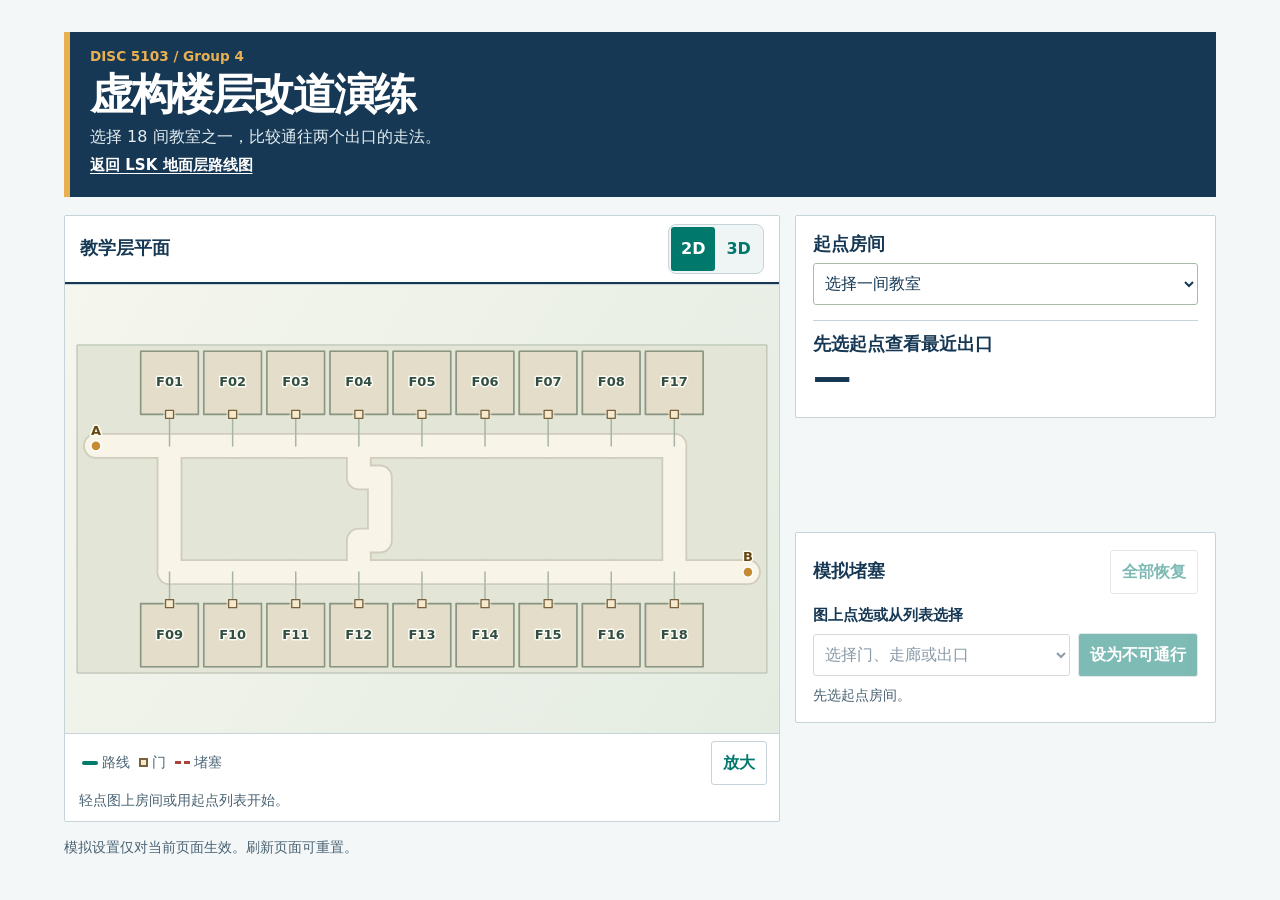
<file: personal/index.html>
<!doctype html>
<html lang="zh-CN"><head>
  <meta charset="utf-8"><meta name="viewport" content="width=device-width, initial-scale=1">
  <meta name="theme-color" content="#163854"><title>虚构楼层改道演练 · DISC 5103</title>
  <link rel="stylesheet" href="./style.css">
  <script defer src="./floor-offline.js"></script><script defer src="./routing.js"></script><script defer src="./map.js"></script><script defer src="./app.js"></script>
</head><body><main>
  <header><p class="kicker">DISC 5103 / Group 4</p><h1>虚构楼层改道演练</h1>
    <p class="sub">选择 18 间教室之一，比较通往两个出口的走法。</p>
    <a class="local-entry" href="../index.html">返回 LSK 地面层路线图</a></header>
  <p id="error" role="alert" hidden></p>
  <div id="work" class="layout" aria-busy="true">
    <section class="start-card">
      <label for="room">起点房间</label>
      <select id="room"><option value="">选择一间教室</option></select>
      <div class="reading" aria-live="polite">
        <h2 id="dest">先选起点查看最近出口</h2>
        <p class="metric"><b id="distance">—</b><span id="units"></span></p>
        <p id="change"></p><p id="baseline" class="note"></p><p id="ties" class="note"></p>
      </div>
    </section>
    <section class="map-card">
      <div class="map-head"><h2>教学层平面</h2>
        <div class="seg" role="group" aria-label="楼层视图"><button id="v2" aria-pressed="true">2D</button><button id="v3" aria-pressed="false">3D</button></div></div>
      <div class="map-window" id="viewport"><canvas id="floor-map" role="img" aria-label="虚构楼层图"></canvas></div>
      <div class="tools"><span class="legend"><i class="key-line"></i>路线 <i class="key-door"></i>门 <i class="key-block"></i>堵塞</span>
        <div class="tool-btns"><button id="zoom" title="切换放大或全图">放大</button><button id="rotate" hidden>旋转</button></div></div>
      <p id="maphelp" class="note">可在图上点选教室。</p>
    </section>
    <section class="edit-card">
      <div class="edit-head"><h2>模拟堵塞</h2><button id="restore" disabled>全部恢复</button></div>
      <label for="element">图上点选或从列表选择</label>
      <div class="controls"><select id="element" disabled><option value="">选择门、走廊或出口</option></select>
        <button id="toggle" class="primary" disabled>设为不可通行</button></div>
      <p id="action-status" class="note" aria-live="polite">先选起点房间。</p>
      <div id="chips" aria-label="已设为不可通行的地点"></div>
    </section>
  </div>
  <footer>模拟设置仅对当前页面生效。刷新页面可重置。
  </footer>
  <noscript>请启用 JavaScript 以计算个人路线。</noscript>
</main></body></html>
</file>
<file: personal/style.css>
:root {color-scheme:light;--ink:#163854;--muted:#496272;--teal:#00786c;--line:#c6d3d9;--paper:#fff;background:#f4f7f8;color:var(--ink);font:16px/1.45 system-ui,"Microsoft YaHei",sans-serif}
* {box-sizing:border-box}
body {margin:0}
main {max-width:1240px;margin:auto;padding:32px clamp(12px,3.5vw,44px) 24px}
header {margin-bottom:18px;background:var(--ink);color:white;border-left:6px solid #e9b052;padding:16px 20px}
h1,h2,p {margin:0}
h1 {font-size:clamp(1.8rem,3.8vw,2.7rem);letter-spacing:-.055em;line-height:1.22;margin:.15rem 0 .25rem}
h2,label {font-size:1.1rem;line-height:1.3}
.kicker {font:650 .85rem/1.3 system-ui,sans-serif;color:#e9b052}
.sub,.note,footer,.legend {color:var(--muted)}
.sub {font-size:1rem;color:#e2edf1}
.layout {display:grid;grid-template-columns:minmax(0,1.7fr) minmax(290px,1fr);gap:15px;align-items:start}
.map-card,.start-card,.edit-card {background:var(--paper);border:1px solid var(--line);border-radius:2px;overflow:hidden}
.start-card,.edit-card {padding:17px}
.start-card {grid-row:1;grid-column:2}
.map-card {grid-column:1;grid-row:1 / span 2}
.edit-card {grid-column:2;grid-row:2}
.reading {margin-top:15px;border-top:1px solid var(--line);padding-top:12px}
.metric {display:flex;align-items:baseline;gap:6px}
.metric b {font-size:clamp(1.9rem,3vw,2.6rem);line-height:1.15;font-variant-numeric:tabular-nums}
#change {font-size:.96rem;font-weight:600}
.note {font-size:.88rem}
button,select {font:inherit}
button {cursor:pointer;font-weight:650;min-height:44px;border:1px solid var(--line);border-radius:3px;color:var(--teal);background:white;padding:5px 11px;touch-action:manipulation}
button:focus-visible,select:focus-visible {outline:3px solid #c78228;outline-offset:2px}
button:disabled,select:disabled {cursor:default;opacity:.5}
select {max-width:100%;width:100%;min-width:0;background:white;color:var(--ink);padding:7px;border:1px solid #aab9aa;border-radius:3px;min-height:42px}
label {display:block;font-weight:650;margin:0 0 7px}
.edit-card label {font-size:.95rem;margin-top:12px}
.map-head,.tools,.edit-head,.controls,.tool-btns {display:flex;align-items:center;gap:8px}
.map-head,.tools,.edit-head {justify-content:space-between}
.map-head {padding:8px 15px;border-bottom:2px solid var(--ink)}
.tools {padding:7px 12px 1px}
.seg {display:flex;gap:1px;border:1px solid var(--line);border-radius:8px;background:#eff4f5;padding:2px}
.seg button {border:0;background:transparent;padding:5px 10px}
.seg button[aria-pressed=true],.primary {color:white;background:var(--teal)}
.map-window {width:100%;overflow:auto;border-block:1px solid var(--line);background:#edf3f5}
canvas {display:block;width:100%;height:clamp(330px,35vw,465px);touch-action:pan-x pan-y pinch-zoom}
.map-window.zoomed canvas {width:175%;height:clamp(360px,50vw,550px)}
.legend {display:flex;flex-wrap:wrap;align-items:center;gap:4px;font-size:.86rem}
.legend i {display:inline-block;margin-left:5px}
.key-line {width:16px;height:4px;background:#007c6d;border-radius:3px}
.key-door {width:9px;height:9px;border:2px solid #78623d;background:#f6e9cd}
.key-block {width:15px;border-top:3px dashed #a84438}
#maphelp {padding:4px 14px 11px}
.controls select {flex:1}
.controls button {white-space:nowrap}
#action-status {margin-top:8px}
#chips {display:flex;align-items:center;flex-wrap:wrap;gap:5px}
#chips:not(:empty) {margin-top:9px}
#chips button {min-height:32px;color:#823c30;background:#fff0e9;font-size:.85rem}
footer {font-size:.86rem;margin-top:16px}
footer nav {display:flex;gap:6px 18px;flex-wrap:wrap;margin-top:5px}
footer a {color:var(--teal);text-underline-offset:3px;padding:4px 0}
.local-entry {display:inline-block;color:#fff;font-weight:600;font-size:.94rem;text-underline-offset:3px;margin-top:3px;padding:4px 0}
#error {padding:12px;background:#fff2eb;color:#833b31}
[hidden] {display:none!important}
@media(max-width:740px){
  main{padding:13px 11px 18px}header{margin-bottom:12px;padding:12px 14px}.layout{display:flex;flex-direction:column;gap:9px}
  .start-card,.edit-card,.map-card{width:100%}.start-card,.edit-card{padding:10px 12px}
  .start-card{display:grid;grid-template-columns:auto minmax(0,1fr);align-items:center;gap:8px}
  .start-card label{margin:0}.reading{grid-column:1/-1;margin-top:0;padding-top:6px;display:grid;grid-template-columns:minmax(0,1fr) auto;align-items:center;gap:0 5px}
  .reading h2{font-size:1rem}.metric b{font-size:1.55rem}.metric span{font-size:.85rem}
  .reading #change,.reading #baseline,.reading #ties{grid-column:1/-1}.map-head{padding:5px 10px}
  canvas{height:clamp(164px,51vw,280px)}.map-window.zoomed canvas{width:220%;height:clamp(270px,90vw,365px)}
  .tools{padding:4px 8px 0}.tools button,.seg button{min-height:44px}.legend{font-size:.80rem}
  #maphelp{padding:2px 10px 7px;font-size:.82rem}.edit-card label{margin-top:4px}
  footer{margin-top:11px}.sub{font-size:.91rem}
}
@media(max-width:360px){.controls{gap:4px}.controls button{font-size:.88rem;padding:7px}.key-line{width:13px}.sub{font-size:.85rem}}
</file>
